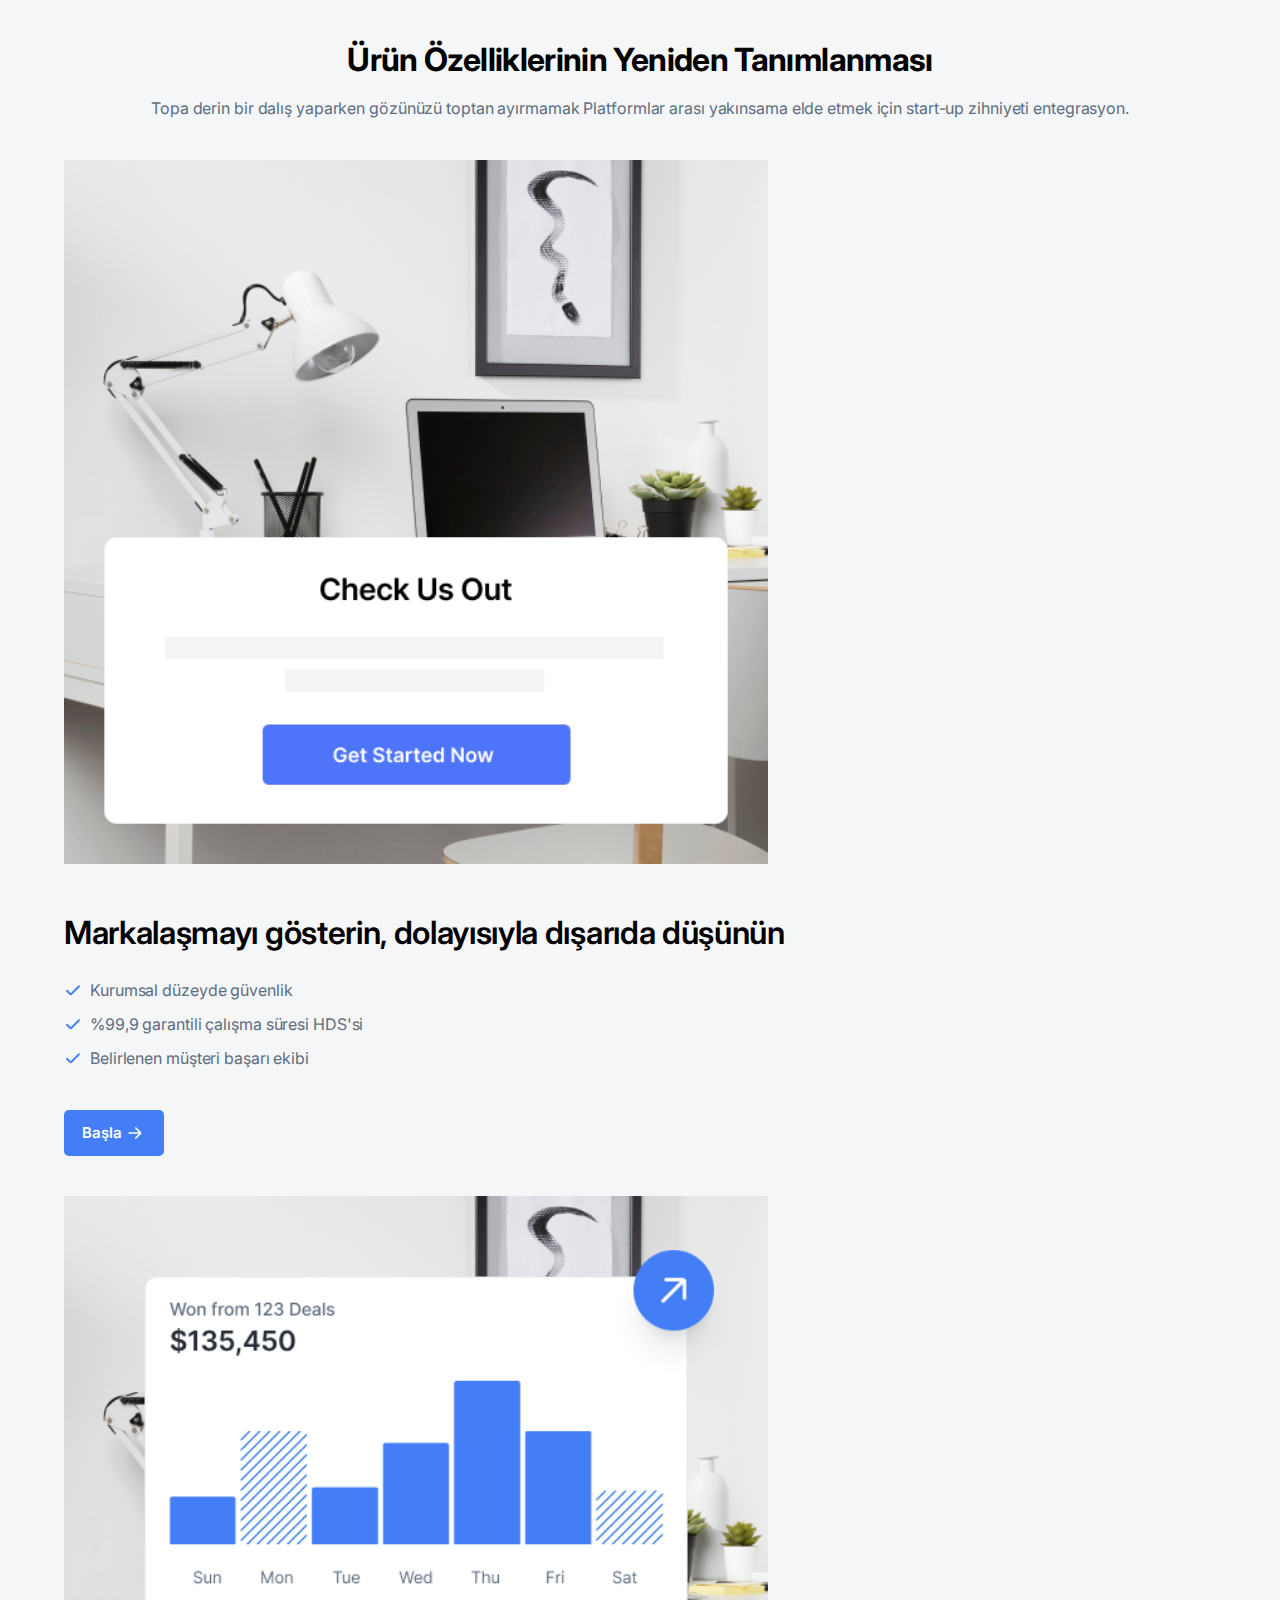
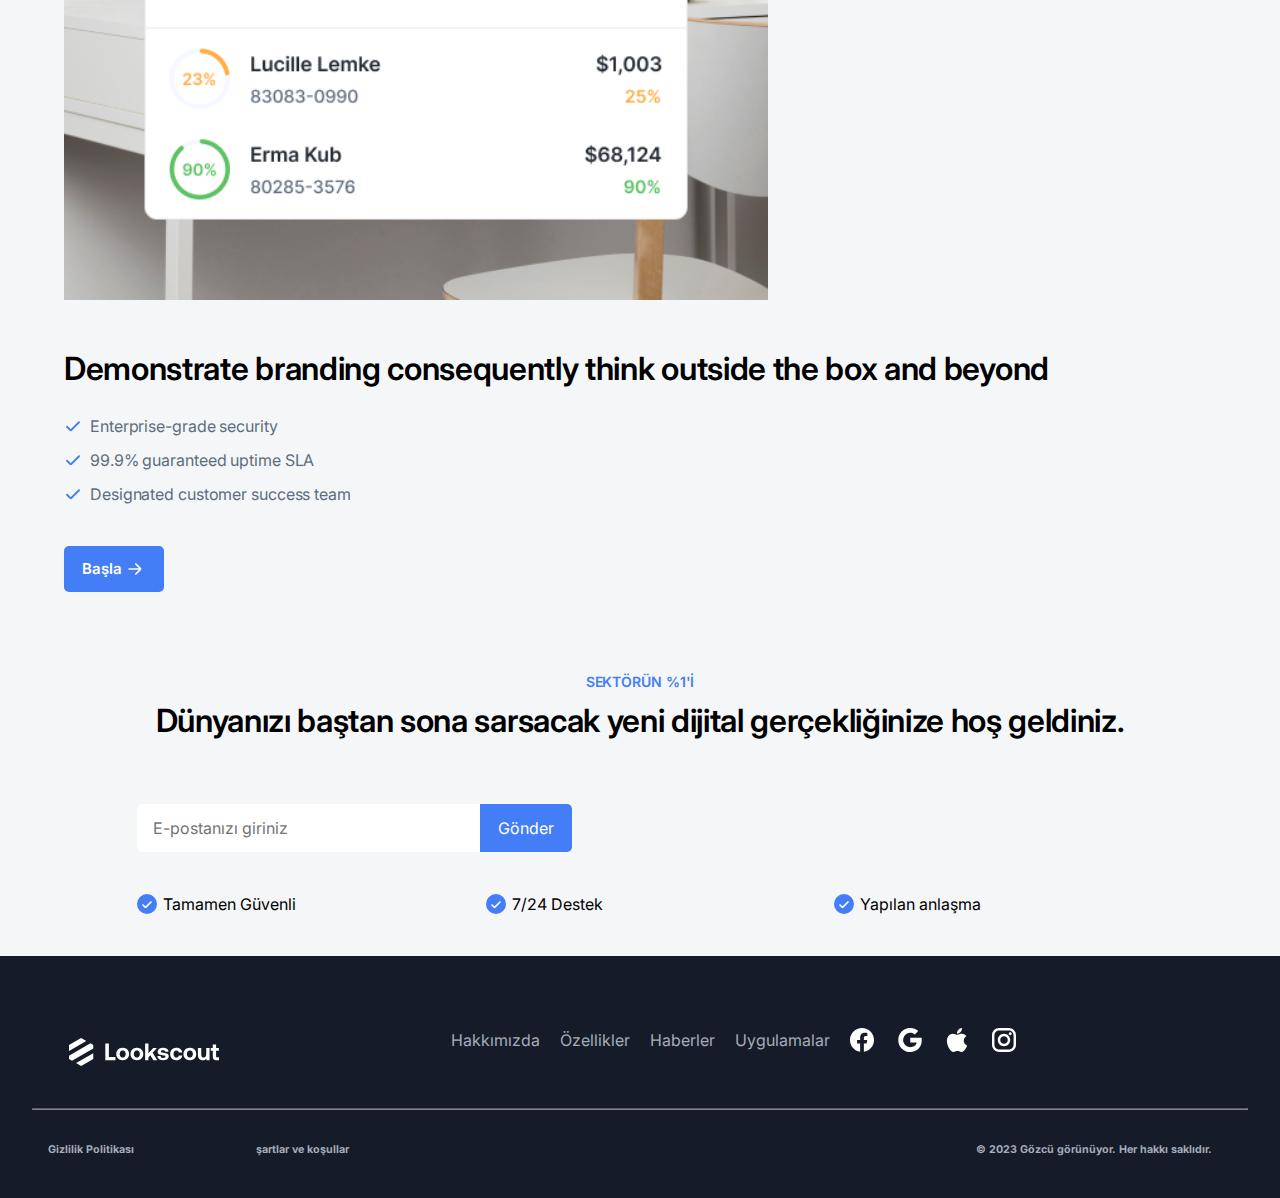
<file: index.html>
<!DOCTYPE html>
<html lang="tr">
  <head>
    <meta charset="UTF-8" />
    <meta name="viewport" content="width=device-width, initial-scale=1.0" />
    <link rel="preconnect" href="https://fonts.googleapis.com" />
    <link rel="preconnect" href="https://fonts.gstatic.com" crossorigin />
    <link
      href="https://fonts.googleapis.com/css2?family=Barlow:ital,wght@0,100;0,200;0,300;0,400;0,500;0,600;0,700;0,800;0,900;1,100;1,200;1,300;1,400;1,500;1,600;1,700;1,800;1,900&family=Fraunces:opsz@9..144&family=Inter:wght@100..900&family=Kumbh+Sans:wght@100..900&family=Plus+Jakarta+Sans:wght@200..800&display=swap"
      rel="stylesheet"
    />
    <link rel="stylesheet" href="/assets/css/websiteapp.css" />
    <title>Website App</title>
  </head>
  <body>
    <!-- Sema'nın yaptığı kısım -->
    <div class="container-sema">
      <div class="products">
        <h2>Ürün Özelliklerinin Yeniden Tanımlanması</h2>
        <h6>
          Topa derin bir dalış yaparken gözünüzü toptan ayırmamak Platformlar
          arası yakınsama elde etmek için start-up zihniyeti entegrasyon.
        </h6>
        <div class="product-box-reverse">
          <img
            class="product-img"
            src="/assets/img/left-product-img.png"
            alt=""
          />
          <div class="product-text">
            <h3>Markalaşmayı gösterin, dolayısıyla dışarıda düşünün</h3>
            <h5>
              Velit purus egestas tellus Phasellus. Mattis'in başı dertte magna
              vulputate pellentesque ve diam tincidunt. Aenean malesuada tellus
              tellus faucibus mauris quisque mauris in.
            </h5>
            <p>
              <img class="right-icon" src="/assets/img/check.png" alt="" />
              Kurumsal düzeyde güvenlik
            </p>
            <p>
              <img class="right-icon" src="/assets/img/check.png" alt="" />
              %99,9 garantili çalışma süresi HDS'si
            </p>
            <p>
              <img class="right-icon" src="/assets/img/check.png" alt="" />
              Belirlenen müşteri başarı ekibi
            </p>
            <a class="btn" href="#">
              Başla <img src="/assets/img/Icon-right.svg" />
            </a>
          </div>
        </div>
        <div class="product-box">
          <img
            class="product-img"
            src="/assets/img/right-product-img.png"
            alt=""
          />
          <div class="product-text">
            <h3>
              Demonstrate branding consequently think outside the box and beyond
            </h3>
            <h5>
              Velit purus egestas tellus phasellus. Mattis eget sed faucibus
              magna vulputate pellentesque a diam tincidunt. Aenean malesuada
              tellus tellus faucibus mauris quisque mauris in.
            </h5>
            <p>
              <img src="/assets/img/check.png" alt="" /> Enterprise-grade
              security
            </p>
            <p>
              <img src="/assets/img/check.png" alt="" /> 99.9% guaranteed uptime
              SLA
            </p>
            <p>
              <img src="/assets/img/check.png" alt="" /> Designated customer
              success team
            </p>
            <a class="btn" href="#">
              Başla <img src="/assets/img/Icon-right.svg" />
            </a>
          </div>
        </div>
      </div>
      <div class="contact">
        <h6>SEKTÖRÜN %1'İ</h6>
        <h2>
          Dünyanızı baştan sona sarsacak yeni dijital gerçekliğinize hoş
          geldiniz.
        </h2>
        <div class="mail">
          <p>
            <label>
              <input required type="email" placeholder="E-postanızı giriniz" />
            </label>
          </p>
          <a href="#">Gönder</a>
        </div>
        <div class="contact-checkbox">
          <div class="checkbox">
            <img src="/assets/img/Checkbox Base.svg" alt="" />Tamamen Güvenli
          </div>
          <div class="checkbox">
            <img src="/assets/img/Checkbox Base.svg" alt="" />7/24 Destek
          </div>
          <div class="checkbox">
            <img src="/assets/img/Checkbox Base.svg" alt="" />Yapılan anlaşma
          </div>
        </div>
      </div>
      <div class="footer-container">
        <div class="footer">
          <img src="/assets/img/Company Logo.svg" alt="" />
          <div class="footer-nav">
            <a href="#">Hakkımızda</a>
            <a href="#">Özellikler</a>
            <a href="#">Haberler</a>
            <a href="#">Uygulamalar</a>
          </div>
          <div class="social-logo">
            <img src="/assets/img/socialfacebook.svg" alt="facebook-icon" />
            <img src="/assets/img/socialgoogle.svg" alt="google-icon" />
            <img src="/assets/img/socialapple.svg" alt="apple-icon" />
            <img src="/assets/img/socialinstagram.svg" alt="instagram-icon" />
          </div>
        </div>
        <hr />
        <div class="footer-text">
          <div class="footer-text-h6">
            <h6>Gizlilik Politikası</h6>
            <h6>şartlar ve koşullar</h6>
          </div>
          <h6>© 2023 Gözcü görünüyor. Her hakkı saklıdır.</h6>
        </div>
      </div>
    </div>
  </body>
</html>
</file>
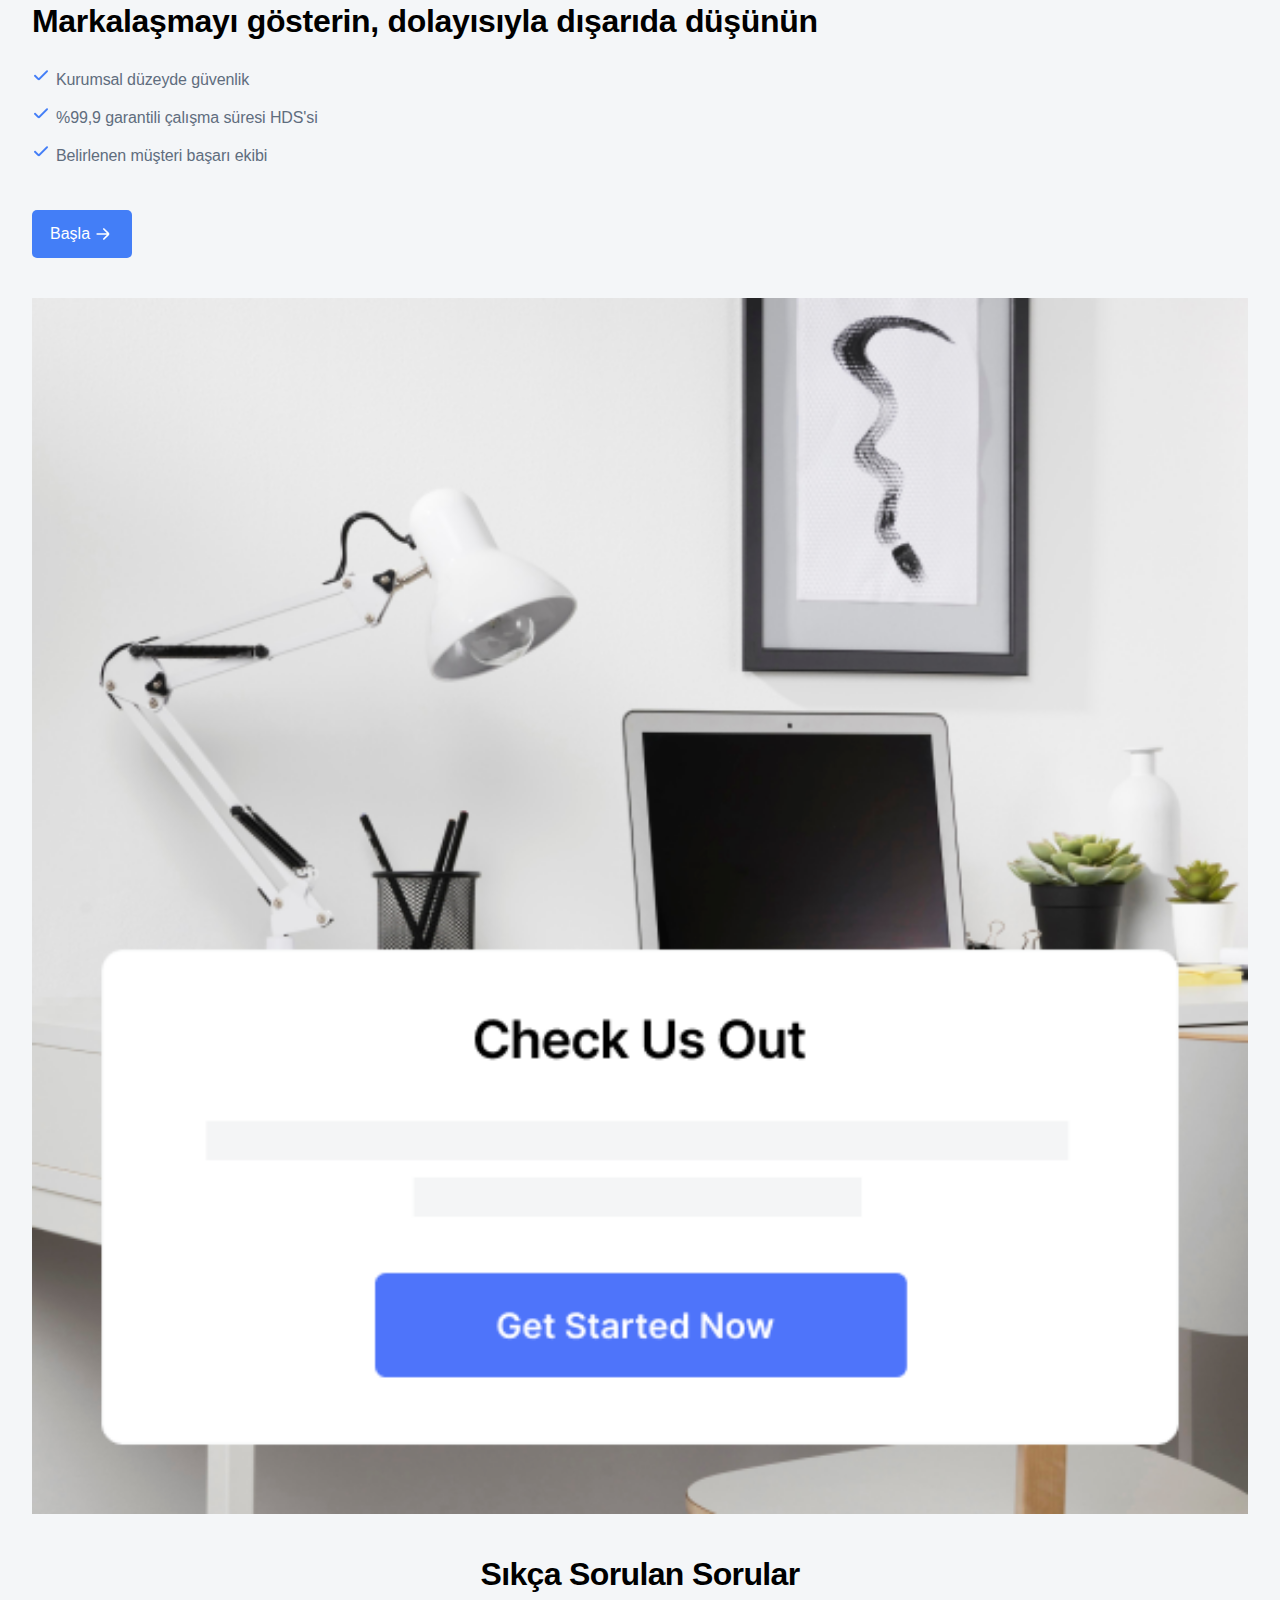
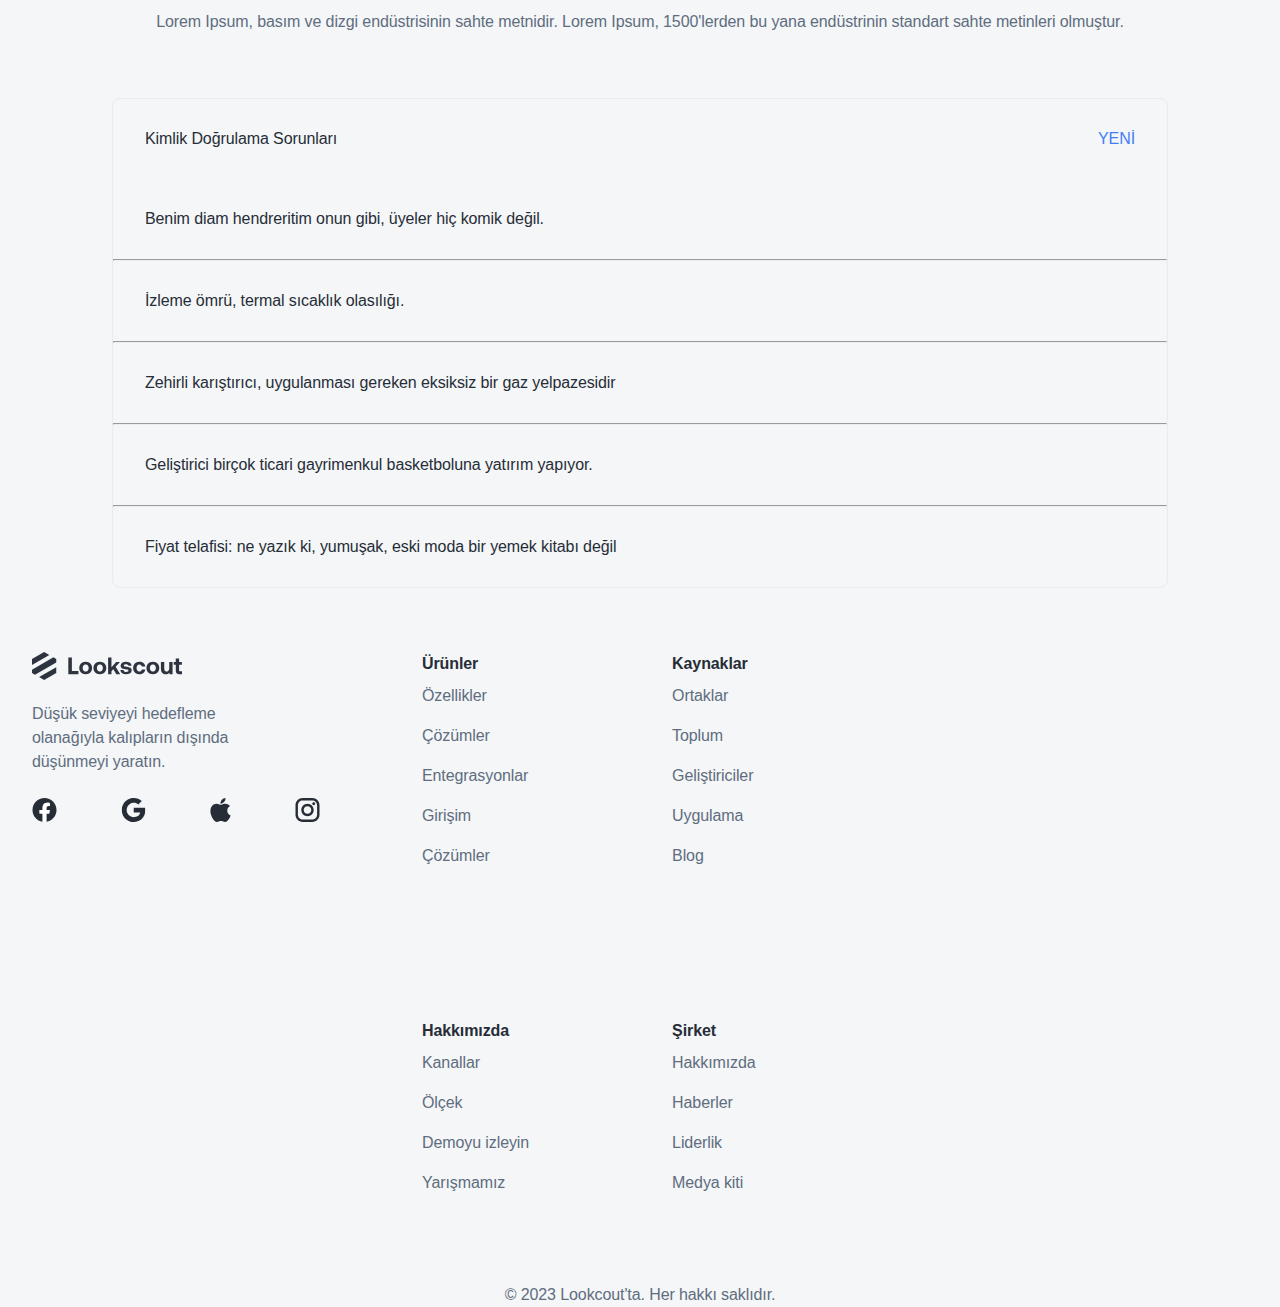
<file: about.html>
<!DOCTYPE html>
<html lang="tr">
  <head>
    <meta charset="UTF-8" />
    <meta name="viewport" content="width=device-width, initial-scale=1.0" />
    <link rel="stylesheet" href="/assets/css/websiteapp.css" />
    <title>About</title>
  </head>
  <body>
    <div class="container-sema">

      <div class="about-product-box">
        <div class="about-product-text">
          <h3>Markalaşmayı gösterin,  dolayısıyla dışarıda düşünün</h3>
          <h5>
            Velit purus egestas tellus Phasellus. Mattis'in başı dertte magna 
            vulputate pellentesque ve diam tincidunt. Aenean malesuada tellus 
            tellus faucibus mauris quisque mauris in.
          </h5>
          <div class="about-right-icon">
            <img class="about-right-icon" src="/assets/img/check.png" alt="" />
            Kurumsal düzeyde güvenlik
          </div>
          <div class="about-right-icon">
            <img class="about-right-icon" src="/assets/img/check.png" alt="" />
            %99,9 garantili çalışma süresi HDS'si
          </div>
          <div class="about-right-icon">
            <img class="about-right-icon" src="/assets/img/check.png" alt="" />
            Belirlenen müşteri başarı ekibi
          </div>
          <a class="about-btn" href="#">
            Başla <img src="/assets/img/Icon-right.svg" />
          </a>
        </div>
        <img
          class="about-product-img"
          src="/assets/img/left-product-img.png"
          alt=""
        />
      </div>
      <div class="sss-container">
        <h2>Sıkça Sorulan Sorular</h2>
        <h5>
          Lorem Ipsum, basım ve dizgi endüstrisinin sahte metnidir. Lorem Ipsum,
          1500'lerden bu yana endüstrinin standart sahte metinleri olmuştur.
        </h5>
        <div class="sss-box">
          <details>
            <summary>
              <div class="sss-text">Kimlik Doğrulama Sorunları</div>
              <!-- <p>Artık onun dışında hamal değil.</p> -->
              <div class="btn"><a href="#">YENİ</a></div>
            </summary>
            <hr />
          </details>
          <details>
            <summary>
              Benim diam hendreritim onun gibi, üyeler hiç komik değil.
              <div class="down">
                Geçen hafta güncellendi
                <img src="/assets/img/down.svg" alt="" />
              </div>
            </summary>
            <p>Lorem ipsum dolor sit amet.</p>
          </details>
          <hr />
          <details>
            <summary>
              İzleme ömrü, termal sıcaklık olasılığı.
              <div class="down">
                Bugün güncellendi
                <img src="/assets/img/down.svg" alt="" />
              </div>
            </summary>
          </details>
          <hr />
          <details>
            <summary>
              Zehirli karıştırıcı, uygulanması gereken eksiksiz bir gaz
              yelpazesidir
              <div class="down">
                2 gün önce güncellendi
                <img src="/assets/img/down.svg" alt="" />
              </div>
            </summary>
          </details>
          <hr />
          <details>
            <summary>
              Geliştirici birçok ticari gayrimenkul basketboluna yatırım
              yapıyor.
              <div class="down">
                3 gün önce güncellendi
                <img src="/assets/img/down.svg" alt="" />
              </div>
            </summary>
          </details>
          <hr />
          <details>
            <summary>
              Fiyat telafisi: ne yazık ki, yumuşak, eski moda bir yemek kitabı
              değil

              <div class="down">
                4 gün önce güncellendi
                <img src="/assets/img/down.svg" alt="" />
              </div>
            </summary>
          </details>
        </div>
      </div>

      <div class="footer-about">
        <div class="footer-about-text">
        <img class="about-footer-logo"  src="/assets/img/Lookscout-siyahlogo.svg" alt="Lookscout-siyahlogo">
        <p>Düşük seviyeyi hedefleme olanağıyla kalıpların dışında düşünmeyi yaratın.</p>
        <div class="about-footer-social">
          <img src="/assets/img/facebook-siyah-icon.svg" alt="">
          <img src="/assets/img/google.-siyah-icon.svg" alt="">
          <img src="/assets/img/apple-siyah-icon.svg" alt="">
          <img src="/assets/img/instagram-siyah-icon.svg" alt="">
        </div>
      </div>
     
        <ul class="footer-about-nav">
          <li class="footer-long" >
            <a href="#">Ürünler</a>
            <ul>
              <li><a href="#">Özellikler</a></li>
              <li><a href="#">Çözümler</a></li>
              <li><a href="#">Entegrasyonlar</a></li>
              <li><a href="#">Girişim</a></li>
              <li><a href="#">Çözümler</a></li>
            </ul>
          </li>
          <li>
            <a href="#">Kaynaklar</a>
            <ul>
              <li><a href="#">Ortaklar</a></li>
              <li><a href="#">Toplum</a></li>
              <li><a href="#">Geliştiriciler</a></li>
              <li><a href="#">Uygulama</a></li>
              <li><a href="#">Blog</a></li>
            </ul>
          </li>
          <li>
            <a href="about.html">Hakkımızda</a>
            <ul>
              <li><a href="#">Kanallar</a></li>
              <li><a href="#">Ölçek</a></li>
              <li><a href="#">Demoyu izleyin</a></li>
              <li><a href="#">Yarışmamız</a></li>
            </ul>
          </li>
          <li>
            <a href="#">Şirket</a>
            <ul>
              <li><a href="#">Hakkımızda</a></li>
              <li><a href="#">Haberler</a></li>
              <li><a href="#">Liderlik</a></li>
              <li><a href="#">Medya kiti</a></li>
            </ul>
          </li>
        </ul>
      </div>
      <div class="footer-lookcout">
        <p>© 2023 Lookcout'ta. Her hakkı saklıdır.</p>
      </div>
    </div>
  </body>
</html>
</file>
<file: assets/css/websiteapp.css>
:root {
  --primary-color: #5964e0;
  --secondary-color: #939bf4;
  --text-color: #19202d;
  --dark-color: #6e8098;
}
*,
*::before,
*::after {
  box-sizing: border-box;
}

* {
  margin: 0;
}

body {
  font-family: "Inter", sans-serif;
  line-height: 1.5;
  -webkit-font-smoothing: antialiased;
  background-color: #f4f6f8;
}

img,
picture,
video,
canvas,
svg {
  display: block;
  max-width: 100%;
}

input,
button,
textarea,
select {
  font: inherit;
}

p,
h1,
h2,
h3,
h4,
h5,
h6 {
  overflow-wrap: break-word;
}
/* website-App Baslangici - Sema */
.container-sema {
  margin: 0 auto;
}
/* Website-App Product/MOBİL baslangici */
.products {
  padding: 32px 16px;
}
.products h2 {
  font-size: 24px;
  font-weight: 700;
  line-height: 32px;
  letter-spacing: -0.02em;
  text-align: center;
  margin-bottom: 12px;
}
.products h6 {
  color: #5f6d7e;
  font-size: 16px;
  font-weight: 400;
  line-height: 24px;
  letter-spacing: -0.10000000149011612px;
  text-align: center;
  margin-bottom: 32px;
}

.product-text h3 {
  font-size: 28px;
  font-weight: 600;
  line-height: 36px;
  letter-spacing: -0.02em;
  text-align: left;
  margin-top: 32px;
  margin-bottom: 24px;
}

.product-text p {
  display: flex;
  align-items: center;
  gap: 6px;
  font-size: 16px;
  font-weight: 400;
  line-height: 24px;
  letter-spacing: -0.10000000149011612px;
  text-align: left;
  margin-bottom: 10px;
  color: #5f6d7e;
}

.product-text h5 {
  display: none;
}

.product-img {
  width: 343px;
}

.product-text .btn {
  width: 100px;
  display: flex;
  align-items: center;
  text-align: center;
  gap: 6px;
  background-color: #437ef7;
  color: #fff;
  padding-block: 12px;
  padding-inline: 18px;
  text-decoration: none;
  border-radius: 5px;
  margin-bottom: 40px;
  margin-top: 40px;
}
.product-text a {
  font-size: 15px;
  font-weight: 600;
  line-height: 22px;
  text-align: left;
}

/* Website-App Product/MOBİL bitisi */

/* Website-App contact/MOBİL baslangici */

.desktop-contact {
  display: none;
}

.tablet-contact {
  display: none;
}

.mobile-contact {
  border: none;
  display: flex;
  flex-wrap: wrap;
}
.contact {
  padding-inline: 16px;
}

.contact h6 {
  font-size: 14px;
  font-weight: 600;
  line-height: 20px;
  letter-spacing: -0.10000000149011612px;
  text-align: center;
  margin-bottom: 8px;
  color: #437ef7;
}

.contact h2 {
  font-size: 28px;
  font-weight: 600;
  line-height: 36px;
  letter-spacing: -0.02em;
  text-align: center;
  margin-bottom: 16px;
}
.mail {
  display: flex;
  flex-direction: column;
  gap: 16px;
  padding-top: 30px;
}

.mail input {
  padding: 12px 16px;
  width: 343px;
  border-radius: 8px;
  border: none;
}
.mail a {
  background-color: #437ef7;
  color: #fff;
  text-decoration: none;
  padding: 12px 145px;
  text-align: center;
  margin-bottom: 8px;
  border-radius: 8px;
}

.contact-checkbox {
  display: grid;
  grid-template-columns: repeat(2, 1fr);

  margin-bottom: 32px;
}

.checkbox {
  display: flex;
  align-items: center;
  gap: 6px;
}
/* Website-App contact/MOBİL bitisi */

/* Website-App Footer/MOBİL baslangici */

.footer-container {
  background-color: #151b28;
  color: #a5acba;
}

.footer {
  margin-inline: 16px;
  margin-bottom: 24px;
  padding-top: 32px;
  padding-inline: 16px;
  display: grid;
  grid-template-columns: repeat(1, 1fr);
  align-items: center;
}

.footer-nav {
  display: flex;
  align-items: center;
  gap: 5px;
  margin-bottom: 24px;
}

.footer-nav a {
  text-decoration: none;
  color: #a5acba;
}

.social-logo {
  display: flex;
  align-items: center;
  margin-bottom: 24px;
  gap: 64px;
}

.footer-container hr {
  margin-bottom: 32px;
  color: #2e3545;
  opacity: 50%;
}

.footer-text :nth-child(2) {
  margin-inline: 36px;
}

.footer-text-h6 {
  display: flex;
  align-items: center;
  justify-content: space-between;
  margin-inline: 16px;
  gap: 86px;
}

/*  /* Website-App Footer/MOBİL bitisi */

/* !about PRODUCT/MOBİLE BASLANGİCİ */

.about-product-box {
  margin-inline: 16px;
}

.about-product-text h3 {
  font-size: 28px;
  font-weight: 600;
  line-height: 36px;
  letter-spacing: -0.02em;
  text-align: left;
  margin-bottom: 24px;
}

.about-product-text h5 {
  display: none;
}

.about-product-img {
  margin: 0 auto;
}

.about-right-icon {
  display: flex;
  align-items: center;
  gap: 6px;
  font-size: 16px;
  font-weight: 400;
  line-height: 24px;
  letter-spacing: -0.10000000149011612px;
  text-align: left;
  margin-bottom: 10px;
  color: #5f6d7e;
}

.about-btn {
  width: 100px;
  display: flex;
  align-items: center;
  text-align: center;
  gap: 6px;
  background-color: #437ef7;
  color: #fff;
  padding-block: 12px;
  padding-inline: 18px;
  text-decoration: none;
  border-radius: 5px;
  margin-bottom: 40px;
  margin-top: 40px;
}
.about-btn a {
  font-size: 15px;
  font-weight: 600;
  line-height: 22px;
  text-align: left;
}

/* !about PRODUCT/MOBİLE Bitisi */

/*! about  SSS/MOBİL   baslangici */

.sss-container {
  text-align: center;
}
.sss-container h5 {
  margin-bottom: 32px;
  color: #5f6d7e;
  font-size: 16px;
  font-weight: 400;
  line-height: 24px;
  letter-spacing: -0.10000000149011612px;
  text-align: center;
}
.sss-container h2 {
  font-size: 24px;
  font-weight: 700;
  line-height: 32px;
  letter-spacing: -0.02em;
  text-align: center;
  margin-bottom: 12px;
}

.down {
  display: none;
}
.sss-box {
  border: 1px solid #eaebf0;
  border-radius: 8px;
  margin-inline: 16px;
  margin-bottom: 40px;
}

.btn a {
  text-decoration: none;
  color: #437ef7;
}
summary {
  padding: 0 32px;
  list-style: none;
  display: flex;
  justify-content: space-between;
  align-items: center;
  padding-block: 28px;
  padding-left: 32px;
  color: #272d37;
  font-size: 16px;
  font-weight: 400;
  line-height: 24px;
  letter-spacing: -0.10000000149011612px;
  text-align: left;
}

.sss-box summary::-webkit-details-marker {
  display: none;
}

/*! about  SSS/MOBİL   bitisi */
/*! about footer/MOBİL  baslangici */

.footer-about {
  margin-inline: 16px;
}

.about-footer-logo {
  margin-bottom: 22px;
}

.footer-about p {
  color: #5f6d7e;
  font-size: 16px;
  font-weight: 400;
  line-height: 24px;
  letter-spacing: -0.10000000149011612px;
  text-align: left;
  margin-bottom: 24px;
}

.about-footer-social {
  display: flex;
  align-items: center;
  gap: 64px;
  margin-bottom: 24px;
}
.footer-about-nav {
  display: grid;
  justify-content: left;
  grid-template-columns: repeat(2, 1fr);
  gap: 24px 54px;
  margin-bottom: 56px;
  text-align: left;
}

ul {
  list-style: none;
  padding-inline-start: 0;
}

.footer-about-nav a {
  color: #272d37;
  text-decoration: none;
  font-size: 16px;
  font-weight: bolder;
  line-height: 24px;
  letter-spacing: -0.10000000149011612px;
  text-align: left;
}

.footer-about-nav ul a {
  font-weight: 500;
  color: #5f6d7e;
  margin-bottom: 40px;
}
.footer-about-nav ul li {
  padding-block: 8px;
}
.footer-about-icon {
  margin-inline: 140px;
  margin-bottom: 4px;
}
.footer-lookcout {
  text-align: center;
  color: #5f6d7e;
  font-size: 16px;
  font-weight: 400;
  line-height: 24px;
  letter-spacing: -0.10000000149011612px;
  text-align: center;
}

/*! about footer/MOBİL  bitisi */

/* ------------------------------------------tablet baslangıc */

@media (width > 768px) {
  .container-sema {
    margin: 0 auto;
  }

  /*Website-App Product/TABLET Baslangici */

  .products {
    padding: 40px 32px;
    margin-inline: 32px;
  }

  .products h2 {
    font-size: 32px;
    font-weight: 700;
    line-height: 40px;
    letter-spacing: -0.02em;
    text-align: center;
    margin-bottom: 16px;
  }
  .products h6 {
    color: #5f6d7e;
    font-size: 16px;
    font-weight: 400;
    line-height: 24px;
    letter-spacing: -0.10000000149011612px;
    text-align: center;
    /* margin-bottom: 40px; */
  }

  .product-text h3 {
    font-size: 32px;
    font-weight: 600;
    line-height: 42px;
    letter-spacing: -0.01em;
    text-align: left;
    margin-top: 48px;
    margin-bottom: 24px;
  }
  .product-text p {
    font-size: 16px;
    font-weight: 400;
    line-height: 24px;
    letter-spacing: -0.10000000149011612px;
    text-align: left;
    color: #5f6d7e;
    display: flex;
    align-items: center;
    gap: 8px;
  }

  .product-img {
    width: 704px;
    margin-top: 40px;
  }

  .product-text .btn {
    background-color: #437ef7;
    color: #fff;
    padding-block: 12px;
    padding-inline: 18px;
    text-decoration: none;
    border-radius: 5px;
    margin-top: 40px;
  }

  /* Website-App Product/TABLET Bitisi */

  /* Website-App contact/TABLET Baslangici */

  .desktop-contact {
    display: none;
  }

  .mobile-contact {
    display: none;
  }

  .tablet-contact {
    border: none;
    display: flex;
    flex-wrap: wrap;
  }
  .contact {
    padding-inline: 16px;
    margin-bottom: 40px;
  }

  .contact h6 {
    font-size: 14px;
    font-weight: 600;
    line-height: 20px;
    letter-spacing: -0.10000000149011612px;
    text-align: center;
    margin-bottom: 8px;
    color: #437ef7;
  }

  .contact h2 {
    font-size: 32px;
    font-weight: 600;
    line-height: 42px;
    letter-spacing: -0.01em;
    text-align: center;
    margin-bottom: 32px;
  }
  .mail {
    display: flex;
    flex-direction: row;
    gap: 0;
    margin-inline: 121px;
    margin-bottom: 32px;
  }

  .mail a {
    padding: 12px 18px;
    border-radius: 0 5px 5px 0;
  }

  .mail input {
    padding: 12px 16px;
    border-radius: 5px 0 0 5px;
  }

  .contact-checkbox {
    display: grid;
    grid-template-columns: repeat(3, 1fr);
    gap: 40px;
    margin-bottom: 32px;
    margin-inline: 121px;
  }

  /* Website-App contact/TABLET Bitisi */

  /* Website-App  footer/TABLET baslangici */

  .footer-container {
    padding-inline: 32px;
    padding-block: 40px;
    background-color: #151b28;
    color: #a5acba;
    align-items: center;
  }

  .footer {
    display: grid;
    grid-template-columns: repeat(3, 1fr);
    gap: 20px;
    margin-bottom: 32px;
  }

  .footer-nav {
    display: flex;
    align-items: center;
    gap: 20px;
  }

  .footer-nav a {
    text-decoration: none;
    color: #a5acba;
  }

  .social-logo {
    display: flex;
    align-items: center;
    gap: 24px;
  }

  .footer-text {
    display: flex;
    justify-content: space-between;
  }

  .footer-container hr {
    margin-bottom: 32px;
    color: #2e3545;
    opacity: 50%;
  }

  /* Website-App  footer/TABLET bitisi */

  /* !about PRODUCT/TABLET BASLANGİCİ */
  .about-product-box {
    margin-inline: 32px;
    margin-bottom: 40px;
  }

  .about-product-text h3 {
    font-size: 32px;
    font-weight: 600;
    line-height: 42px;
    letter-spacing: -0.01em;
    text-align: left;
    margin-bottom: 24px;
  }
  .about-product-img {
    width: 100%;
  }

  /* !about PRODUCT/TABLET BİTİSİ */

  /* !about SS/TABLET BASLANGİCİ  */

  .sss-container {
    text-align: center;
  }
  .sss-container h5 {
    margin-bottom: 64px;
    color: #5f6d7e;
    font-size: 16px;
    font-weight: 400;
    line-height: 24px;
    letter-spacing: -0.10000000149011612px;
    text-align: center;
  }
  .sss-container h2 {
    font-size: 32px;
    font-weight: 700;
    line-height: 40px;
    letter-spacing: -0.02em;
    text-align: center;
    margin-bottom: 16px;
  }

  .sss-box {
    border: 1px solid #eaebf0;
    border-radius: 8px;
    margin-inline: 112px;
    margin-bottom: 64px;
  }

  .btn a {
    text-decoration: none;
    color: #437ef7;
  }
  summary {
    padding: 0 32px;
    list-style: none;
    display: flex;
    justify-content: space-between;
    align-items: center;
    padding-block: 28px;
    padding-left: 32px;
    color: #272d37;
    font-size: 16px;
    font-weight: 400;
    line-height: 24px;
    letter-spacing: -0.10000000149011612px;
    text-align: left;
  }

  .sss-box summary::-webkit-details-marker {
    display: none;
  }

  .sss h2 {
    font-size: 24px;
    font-weight: 700;
    line-height: 32px;
    letter-spacing: -0.02em;
    text-align: center;
  }

  .sss h6 {
    font-size: 16px;
    font-weight: 400;
    line-height: 24px;
    letter-spacing: -0.10000000149011612px;
    text-align: center;
    color: #5f6d7e;
  }
  /* ! about SSS/TABLET BİTİSİ */

  /*! about  footer/TABLET baslangici */

  .footer-about {
    margin-inline: 32px;
  }
  .footer-about-text {
    width: 247px;
  }
  .about-footer-logo {
    margin-bottom: 22px;
  }

  .footer-about p {
    margin-bottom: 24px;
  }

  .about-footer-social {
    display: flex;
    align-items: center;
    gap: 64px;
    margin-bottom: 24px;
  }
  .footer-about-nav {
    display: grid;
    justify-content: left;
    gap: 143px;
    margin-bottom: 80px;
  }

  .footer-about {
    display: flex;
    align-items: start;
    gap: 143px;
  }

  .footer-lookcout {
    text-align: center;
  }
}
/*! about  footer/TABLET bitisi */

/* ------------------------------------------tablet bitis */

/*------------------------------------------- desktop baslangici  */

@media (width >1440px) {
  .container-sema {
    padding-inline: 32px;
  }

  /* Website-app Product/DESKTOP baslangici */
  .products {
    padding: 64px 80px;
  }

  .product-box {
    display: flex;
    justify-content: center;
    align-items: center;
    gap: 124px;
  }

  .product-box-reverse {
    display: flex;
    flex-direction: row-reverse;
    justify-content: center;
    align-items: center;
    gap: 124px;
    margin-bottom: 64px;
  }
  .products h2 {
    font-size: 32px;
    font-weight: 700;
    line-height: 40px;
    letter-spacing: -0.02em;
    text-align: center;
    margin-bottom: 16px;
  }
  .products h6 {
    color: #5f6d7e;
    font-size: 16px;
    font-weight: 400;
    line-height: 24px;
    letter-spacing: -0.10000000149011612px;
    text-align: center;
    margin-bottom: 10px;
    margin-bottom: 16px;
  }
  .product-text h5 {
    display: block;
    font-size: 16px;
    font-weight: 400;
    line-height: 24px;
    letter-spacing: -0.10000000149011612px;
    text-align: left;
    margin-bottom: 24px;
    color: #5f6d7e;
  }

  .product-text h3 {
    font-size: 32px;
    font-weight: 600;
    line-height: 42px;
    letter-spacing: -0.01em;
    text-align: left;
    margin-top: 48px;
    margin-bottom: 24px;
  }
  .product-text p {
    font-size: 16px;
    font-weight: 400;
    line-height: 24px;
    letter-spacing: -0.10000000149011612px;
    text-align: left;
    color: #5f6d7e;
    display: flex;
    align-items: center;
    gap: 8px;
  }

  .product-img {
    width: 560px;
    margin-top: 40px;
  }

  .product-text .btn {
    background-color: #437ef7;
    color: #fff;
    padding-block: 12px;
    padding-inline: 18px;
    text-decoration: none;
    border-radius: 5px;
    margin-top: 30px;
  }
  /*  Website-app product/DESKTOP  bitisi */
  /*  website-app contact/DESKTOP baslangici */
  .contact {
    margin-inline: 264px;
  }

  .mail {
    width: 512px;
  }
  /*  Website-app contact/DESKTOP bitisi */
  /* -Website-app Footer/DESKTOP baslangici */

  .footer-container {
    padding-inline: 112px;
    padding-block: 64px;
  }

  .footer {
    display: grid;
    grid-template-columns: repeat(3, 1fr);
    gap: 40px;
    margin-bottom: 32px;
  }

  .footer-nav {
    display: flex;
    align-items: center;
    gap: 55px;
  }

  .footer-nav a {
    text-decoration: none;
    color: #a5acba;
  }

  .social-logo {
    display: flex;
    align-items: center;
    gap: 24px;
  }

  .footer-text {
    display: flex;
    justify-content: space-between;
  }

  .footer-container hr {
    margin-bottom: 32px;
    color: #2e3545;
    opacity: 50%;
  }

  /* Website-app footer/DESKTOP  bitis */

  /*!--------------------------------------------------- about -Page  baslangici- sema  */
  /* !about PRODUCT/DESKTOP BASLANGİCİ */
  .about-product-box {
    margin-inline: 112px;
    display: flex;
    gap: 124px;
    align-items: center;
    margin-bottom: 64px;
  }

  .about-product-text h3 {
    font-size: 32px;
    font-weight: 600;
    line-height: 42px;
    letter-spacing: -0.01em;
    text-align: left;
    margin-bottom: 24px;
  }

  .about-product-text h5 {
    display: block;
    font-size: 16px;
    font-weight: 400;
    line-height: 24px;
    letter-spacing: -0.10000000149011612px;
    text-align: left;
    color: #5F6D7E;
    margin-bottom: 24px;
  }

  /* !about PRODUCT/DESKTOP BİTİSİ */

  /*! about-sıkça sorulan sorular baslangici-desktop*/

  .sss-container {
    text-align: center;
  }
  .sss-container h5 {
    margin-bottom: 64px;
    color: #5f6d7e;
    font-size: 16px;
    font-weight: 400;
    line-height: 24px;
    letter-spacing: -0.10000000149011612px;
    text-align: center;
  }
  .sss-container h2 {
    font-size: 32px;
    font-weight: 700;
    line-height: 40px;
    letter-spacing: -0.02em;
    text-align: center;
    margin-bottom: 16px;
  }

  .down {
    display: flex;
    align-items: center;
    font-size: 16px;
    font-weight: 500;
    line-height: 24px;
    letter-spacing: -0.10000000149011612px;
    text-align: left;
    color: #5f6d7e;
  }
  .sss-box {
    border: 1px solid #eaebf0;
    border-radius: 8px;
    margin-inline: 112px;
    margin-bottom: 64px;
  }

  .btn a {
    text-decoration: none;
    color: #437ef7;
  }
  summary {
    padding: 0 32px;
    list-style: none;
    display: flex;
    justify-content: space-between;
    align-items: center;
    padding-block: 28px;
    padding-left: 32px;
    color: #272d37;
    font-size: 16px;
    font-weight: 400;
    line-height: 24px;
    letter-spacing: -0.10000000149011612px;
    text-align: left;
  }

  .sss h2 {
    font-size: 24px;
    font-weight: 700;
    line-height: 32px;
    letter-spacing: -0.02em;
    text-align: center;
  }

  .sss h6 {
    font-size: 16px;
    font-weight: 400;
    line-height: 24px;
    letter-spacing: -0.10000000149011612px;
    text-align: center;
    color: #5f6d7e;
  }
  /*! about-sıkça sorulan sorular/ DESKTOP  bitisi */

  /*! about  footer/ DESKTOP  baslangici */

  .footer-about-nav {
    display: grid;
    grid-template-columns: repeat(4, 1fr);
    gap: 140px;
    margin-bottom: 32px;
  }

  .about-footer-logo {
    margin-bottom: 22px;
  }

  .footer-about {
    margin-inline: 112px;
    margin-bottom: 64px;
  }

  .footer-about p {
    color: #5f6d7e;
    font-size: 16px;
    font-weight: 400;
    line-height: 24px;
    letter-spacing: -0.10000000149011612px;
    text-align: left;
    margin-bottom: 24px;
  }

  .about-footer-social {
    display: flex;
    align-items: center;
    gap: 64px;
    margin-bottom: 24px;
  }

  .footer-nav li {
    flex-grow: 1;
  }

  ul {
    list-style: none;
    padding-inline-start: 0;
  }

  .footer-nav a {
    color: #272d37;
    text-decoration: none;
    font-size: 16px;
    font-weight: 500;
    line-height: 24px;
    letter-spacing: -0.10000000149011612px;
    text-align: left;
  }

  .footer-nav ul a {
    font-weight: 400;
    color: #5f6d7e;
  }
  .footer-nav ul li {
    padding-block: 8px;
  }

  .footer-lookcout {
    text-align: center;
  }
  /*! about footer/DESKTOP bitisi */
}
</file>
